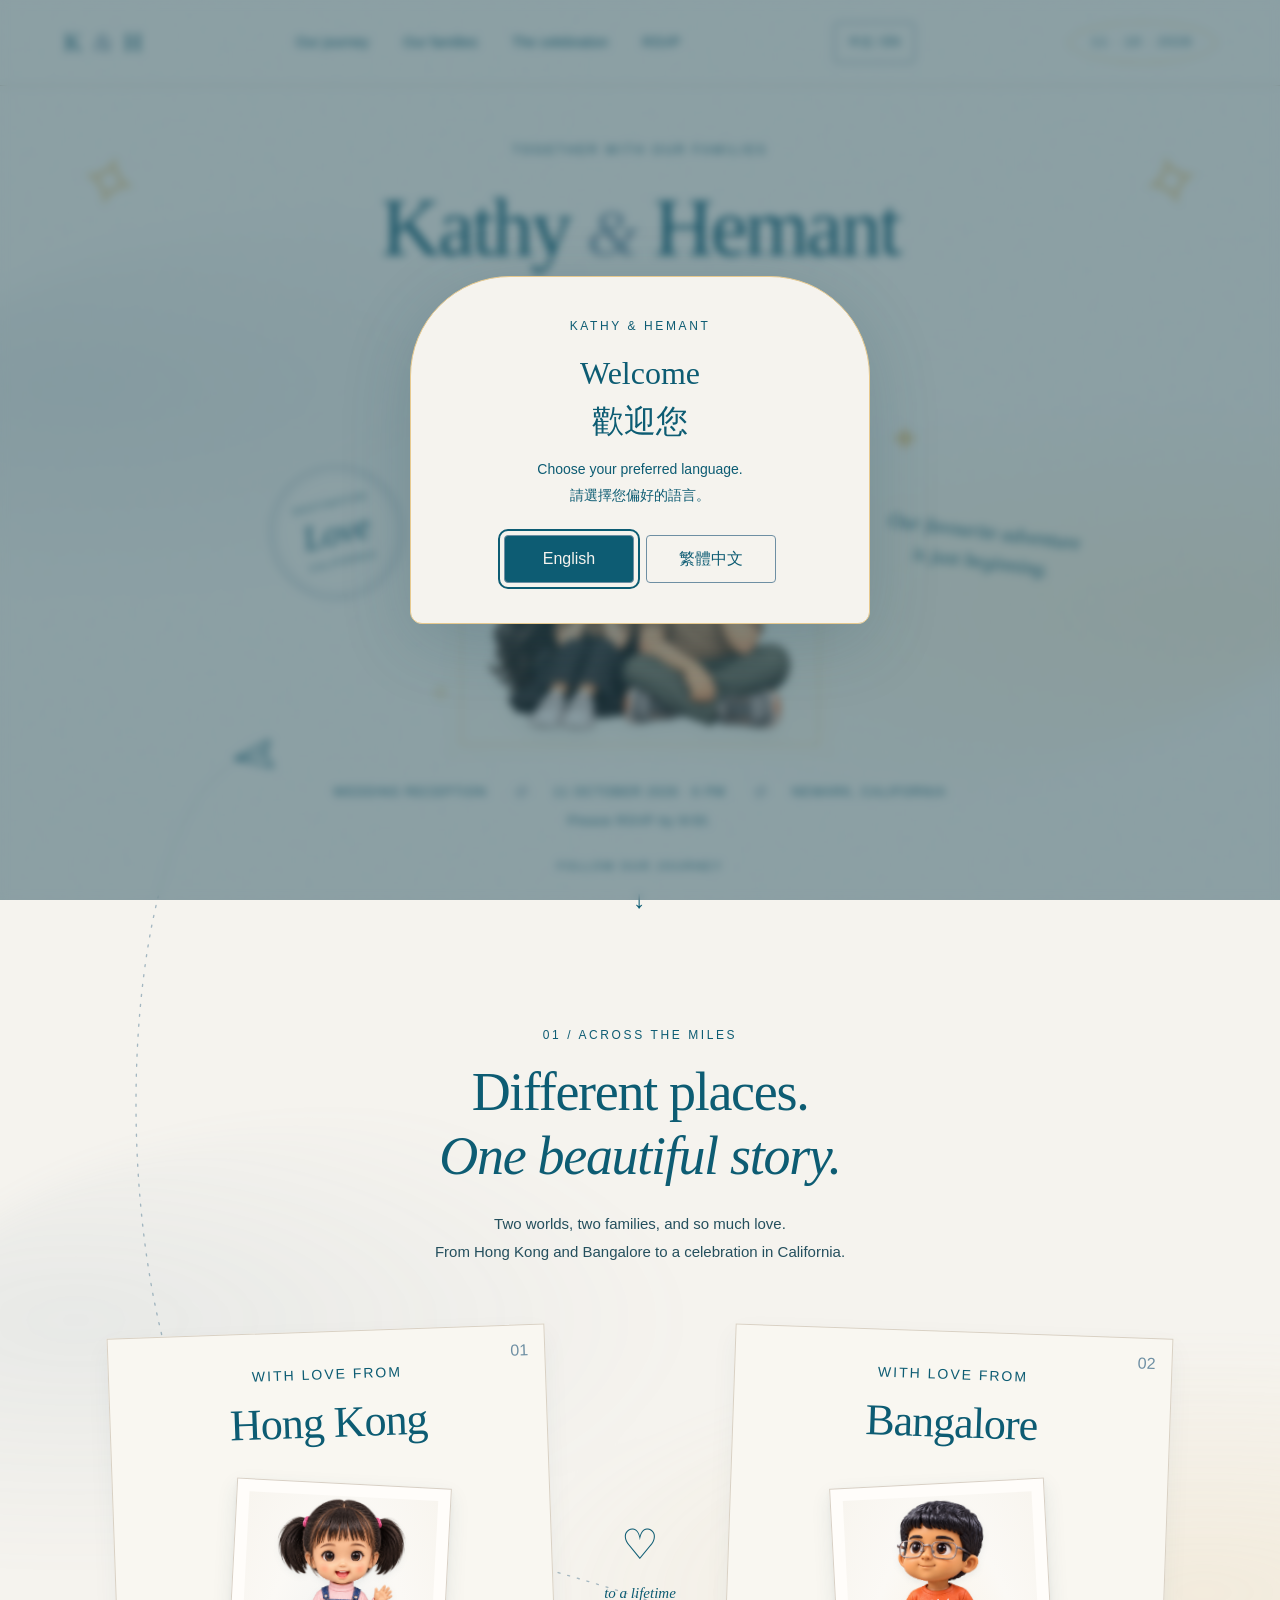
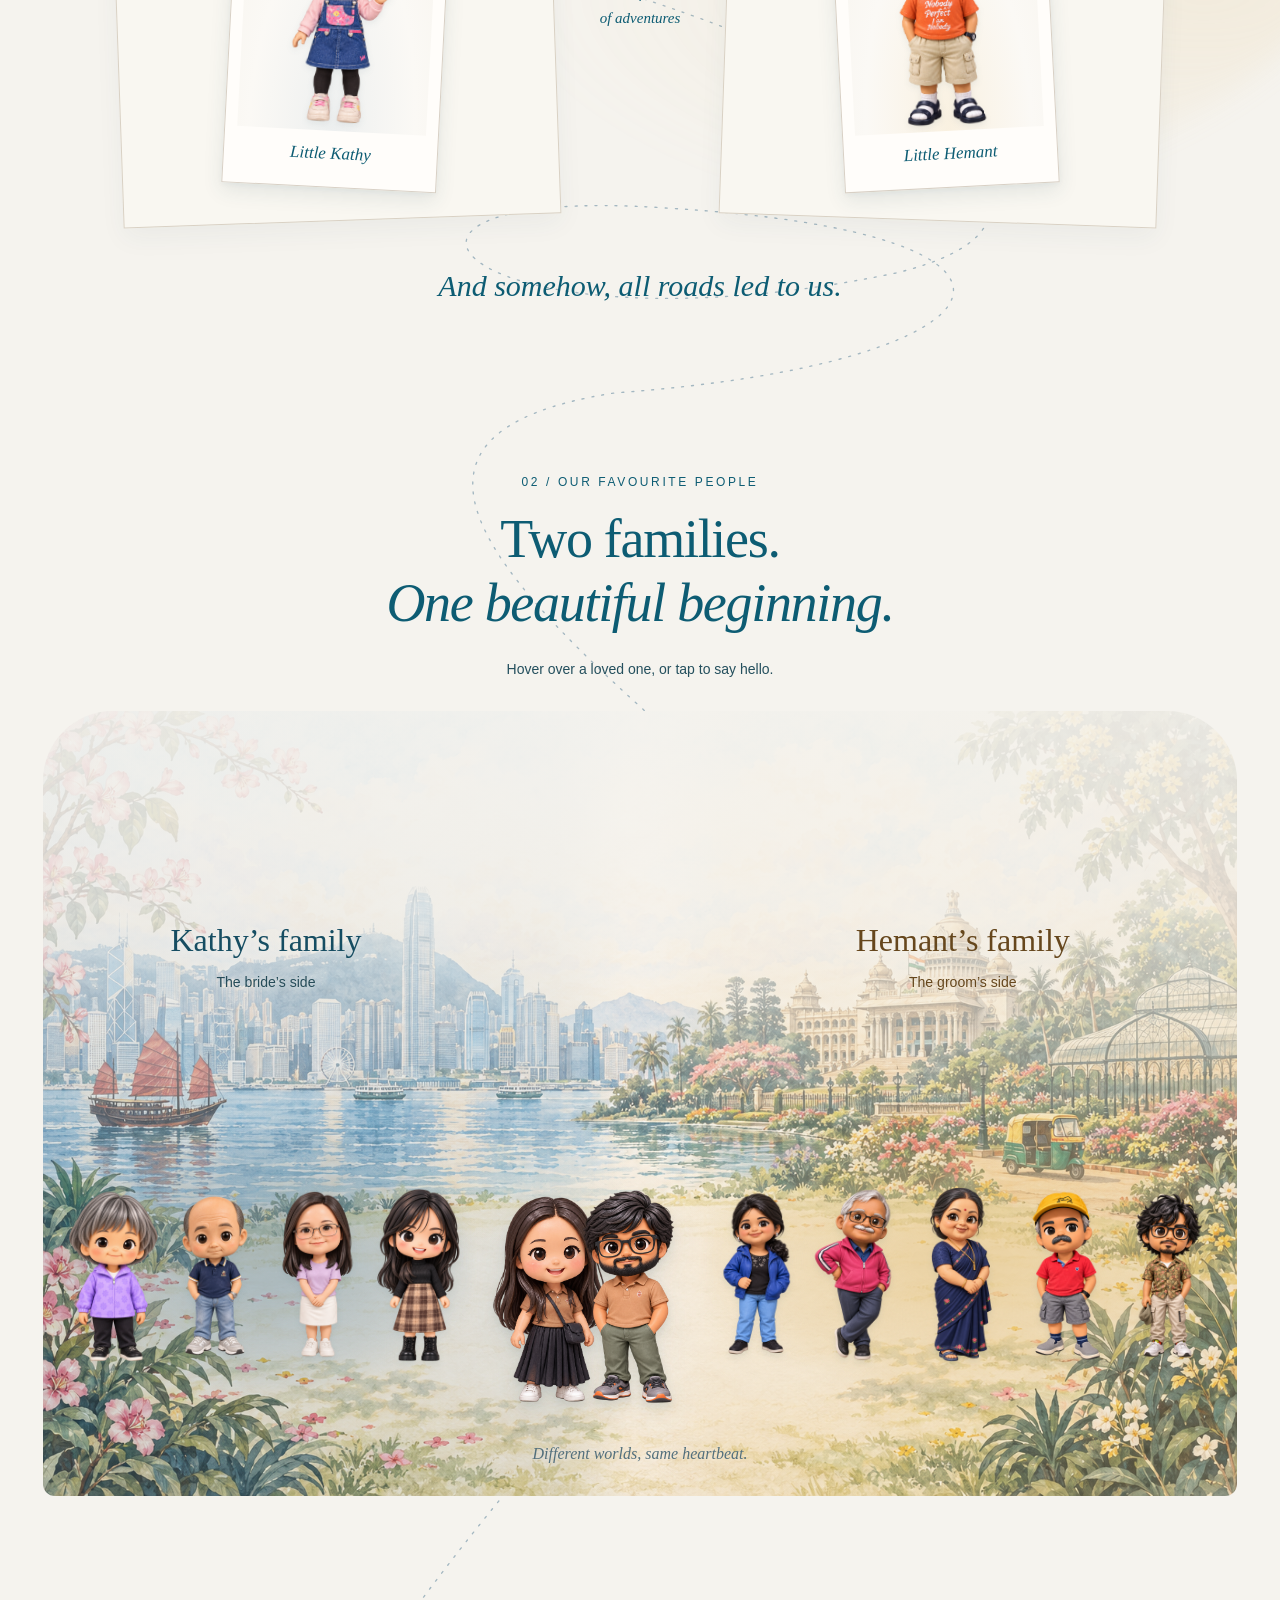
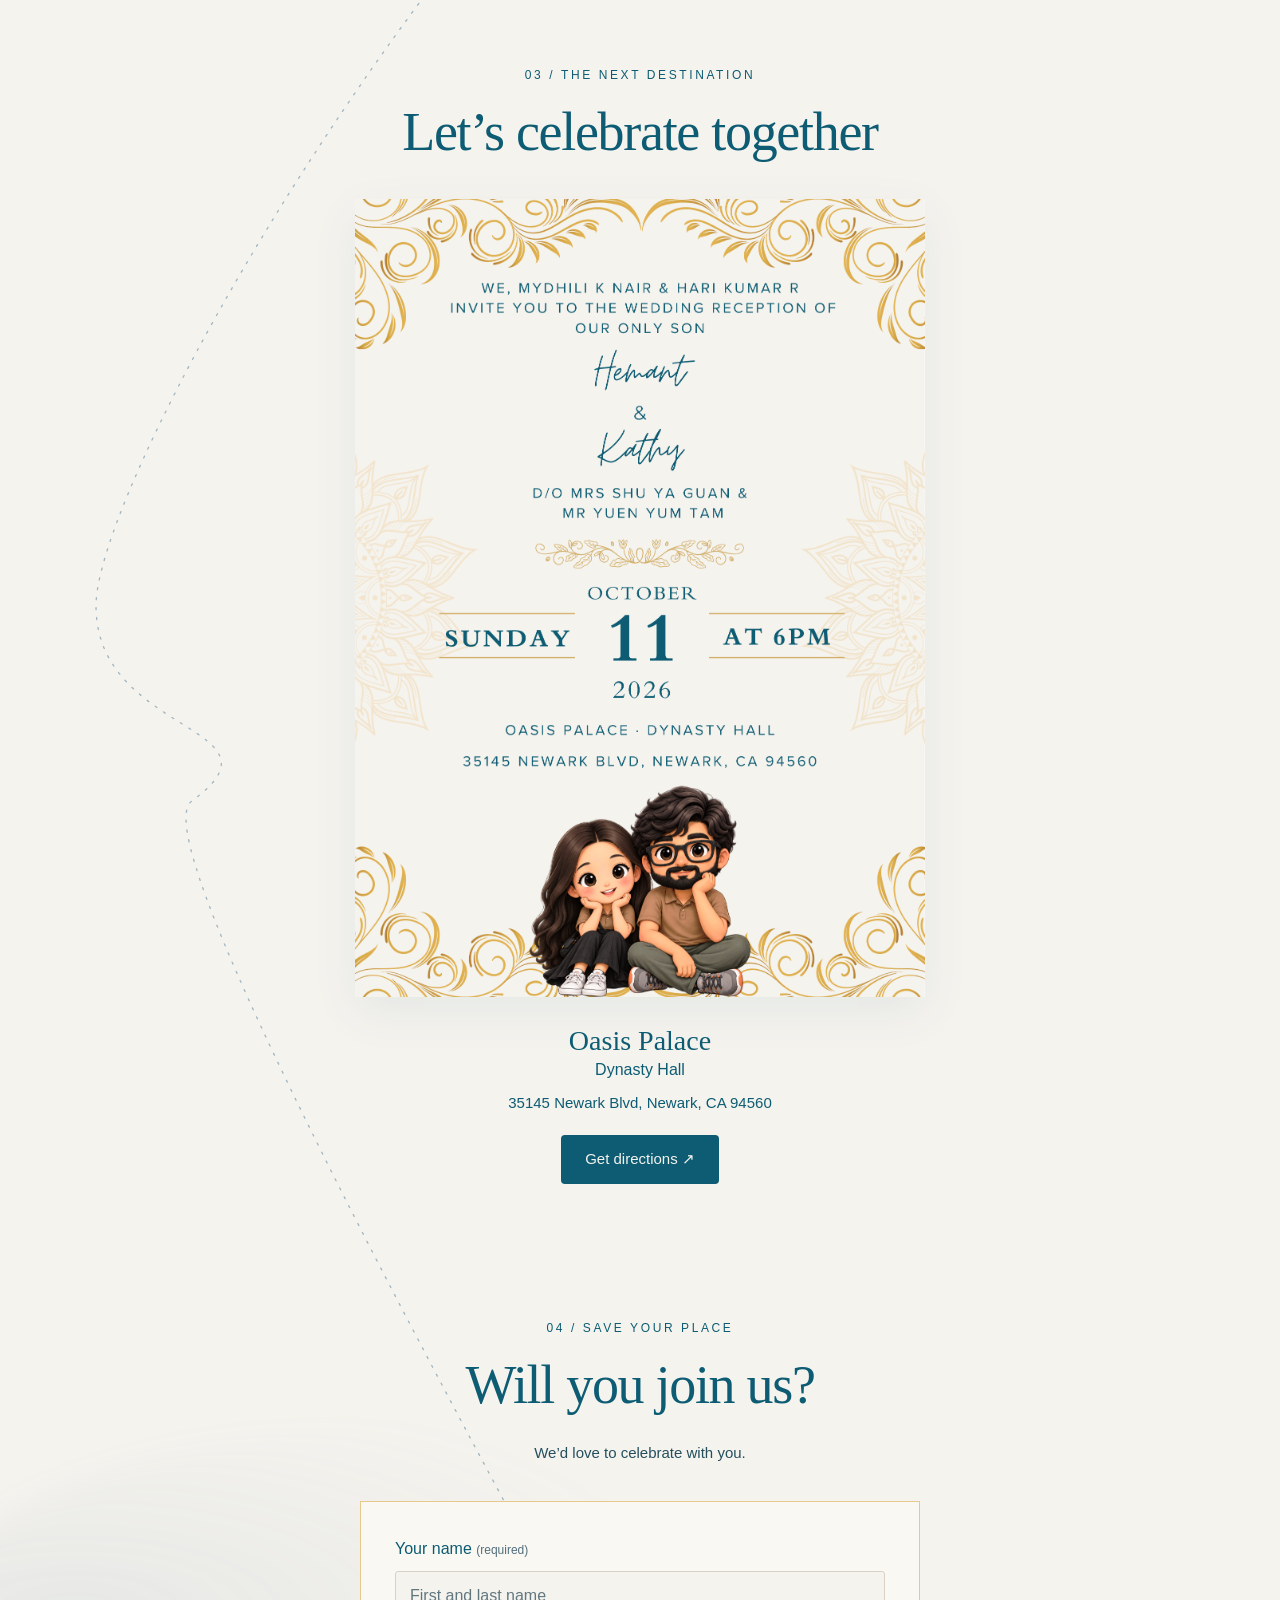
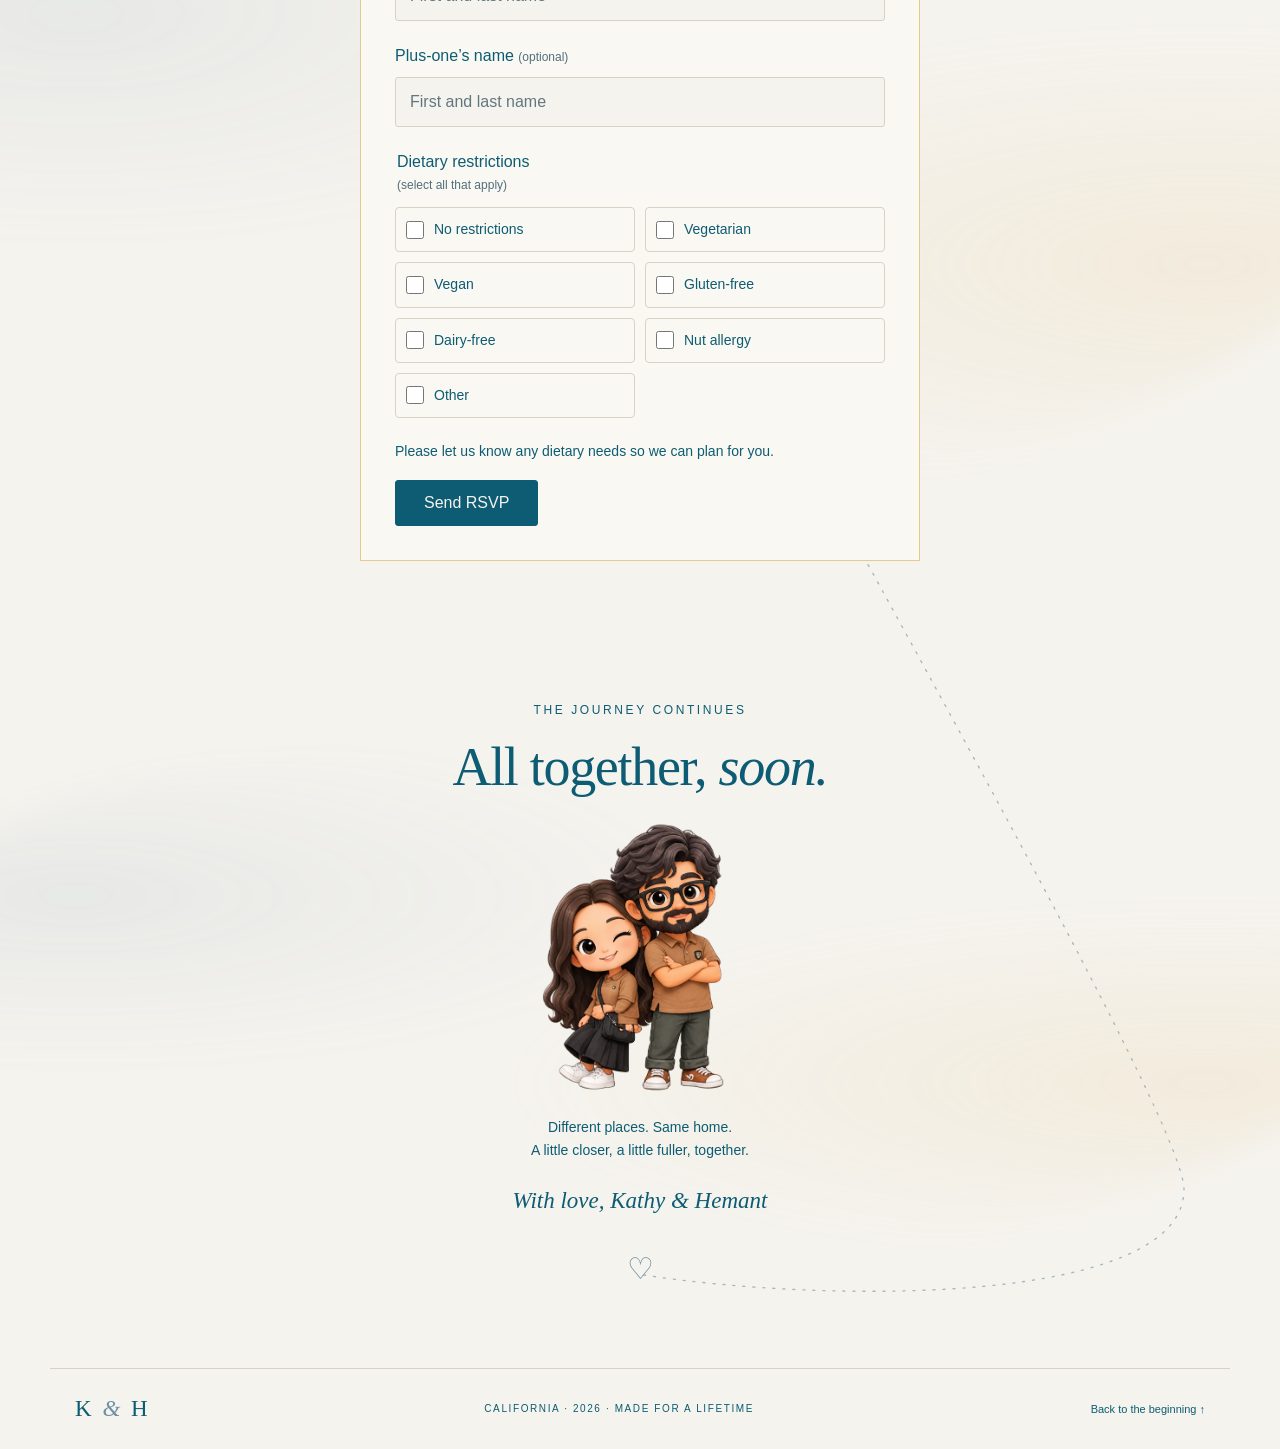
<file: index.html>
<!doctype html>
<html lang="en">
<head>
  <meta charset="utf-8">
  <meta name="viewport" content="width=device-width, initial-scale=1">
  <meta name="theme-color" content="#f5f3ee">
  <meta name="description" content="Join Kathy and Hemant for a wedding reception in Newark, California. Two families, a beautiful journey, and a new chapter together.">
  <title>Kathy & Hemant · A beautiful journey</title>

  <link rel="icon" href="data:image/svg+xml,%3Csvg xmlns='http://www.w3.org/2000/svg' viewBox='0 0 64 64'%3E%3Crect width='64' height='64' rx='32' fill='%230d5c73'/%3E%3Ctext x='32' y='43' text-anchor='middle' font-size='38' fill='%23e7c98e'%3E%26%3C/text%3E%3C/svg%3E">
  <link rel="stylesheet" href="style.css">
  <script src="language.js?v=20260927-2" defer></script>
  <script src="script.js?v=20260927-2" defer></script>
</head>

<body>
  <dialog id="language-dialog" aria-labelledby="language-title" aria-describedby="language-description">
    <p class="eyebrow">Kathy <span aria-hidden="true">&</span> Hemant</p>
    <h2 id="language-title">Welcome <span lang="zh-Hant">歡迎您</span></h2>
    <p id="language-description">Choose your preferred language.<br><span lang="zh-Hant">請選擇您偏好的語言。</span></p>
    <div class="language-options">
      <button type="button" data-language="en" lang="en">English</button>
      <button type="button" data-language="zh-Hant" lang="zh-Hant">繁體中文</button>
    </div>
  </dialog>
  <a class="skip-link" href="#story">Skip to our story</a>

  <header class="site-header">
    <a class="monogram" href="#home" aria-label="Kathy and Hemant, home">
      K <span>&</span> H
    </a>

    <nav aria-label="Main navigation">
      <a href="#story">Our journey</a>
      <a href="#families">Our families</a>
      <a href="#celebration">The celebration</a>
      <a href="#rsvp">RSVP</a>
    </nav>

    <button id="language-toggle" type="button" aria-haspopup="dialog" aria-controls="language-dialog" hidden>中文 / EN</button>

    <a class="header-date" href="#celebration">11 · 10 · 2026</a>
  </header>

  <main id="home">

    <!-- Flight path -->
    <div class="flight-layer" aria-hidden="true">
      <svg id="flight-svg" xmlns="http://www.w3.org/2000/svg">
        <path id="flight-path"></path>
        <g id="paper-plane">
          <path
            d="M 21,0 -15,-13 -9,0 -15,13 Z"
            fill="#f5f3ee"
            stroke="#0d5c73"
            stroke-width="1.6"
          ></path>
          <path
            d="M21,0 -9,0 -15,13 M-9,0 -5,6"
            fill="none"
            stroke="#0d5c73"
            stroke-width="1.3"
          ></path>
        </g>
      </svg>
    </div>

    <!-- Hero -->
    <section class="hero" aria-labelledby="hero-title">
      <div class="corner corner-left" aria-hidden="true">✧</div>
      <div class="corner corner-right" aria-hidden="true">✧</div>

      <p class="eyebrow">Together with our families</p>

      <h1 id="hero-title">
        Kathy <span>&</span> Hemant
      </h1>

      <p class="hero-subtitle">
        A world of stories. A lifetime together.
      </p>

      <div class="hero-art">
        <div class="arch" aria-hidden="true">
          <span>THE NEXT CHAPTER</span>
        </div>

        <div class="travel-stamp" aria-hidden="true">
          <span>DESTINATION</span>
          <strong>Love</strong>
          <span>CALIFORNIA</span>
        </div>

        <img
          class="couple"
          src="assets/couple-seated.png"
          width="1280"
          height="1280"
          alt="Kathy and Hemant as a smiling seated chibi couple"
          fetchpriority="high"
        >

        <p class="handwritten hero-note">
          Our favourite adventure<br>
          is just beginning.
        </p>

        <span class="sparkle sparkle-one" aria-hidden="true">✦</span>
        <span class="sparkle sparkle-two" aria-hidden="true">✧</span>
      </div>

      <div class="hero-details">
        <span>Wedding reception</span>
        <i aria-hidden="true">✧</i>
        <time datetime="2026-10-11T18:00:00-07:00">
          11 October 2026 · 6 PM
        </time>
        <i aria-hidden="true">✧</i>
        <span>Newark, California</span>
      </div>

      <p class="hero-rsvp">Please RSVP by 9/30.</p>

      <a class="scroll-cue" href="#story">
        Follow our journey
        <span aria-hidden="true">↓</span>
      </a>
    </section>

    <!-- Story -->
    <section class="story section" id="story" aria-labelledby="story-title">
      <div class="section-heading">
        <p class="eyebrow">01 / Across the miles</p>

        <h2 id="story-title">
          Different places.<br>
          <em>One beautiful story.</em>
        </h2>

        <p>
          Two worlds, two families, and so much love.<br>
          From Hong Kong and Bangalore to a celebration in California.
        </p>
      </div>

      <div class="destination-grid">

        <!-- Hong Kong -->
        <article class="postcard hong-kong">
          <span class="postcard-number">01</span>

          <div class="postcard-copy">
            <p class="eyebrow">With love from</p>
            <h3>Hong Kong</h3>
            <!-- <p>Kathy’s side of the story</p> -->
          </div>

          <figure class="mini-polaroid">
            <div class="mini-polaroid-photo">
              <img
                src="assets/child-kathy.png"
                alt="Little Kathy"
                loading="lazy"
              >
            </div>

            <figcaption>Little Kathy</figcaption>
          </figure>
        </article>

        <!-- Center heart -->
        <div class="journey-heart" aria-hidden="true">
          ♡
          <span>
            to a lifetime<br>
            of adventures
          </span>
        </div>

        <!-- Bangalore -->
        <article class="postcard bangalore">
          <span class="postcard-number">02</span>

          <div class="postcard-copy">
            <p class="eyebrow">With love from</p>
            <h3>Bangalore</h3>
            <!-- <p>Hemant’s side of the story</p> -->
          </div>

          <figure class="mini-polaroid">
            <div class="mini-polaroid-photo"><img src="assets/child-hemant.png" alt="Little Hemant" loading="lazy"></div>

            <figcaption>Little Hemant</figcaption>
          </figure>
        </article>

      </div>

      <p class="handwritten story-note">
        And somehow, all roads led to us.
      </p>
    </section>

    <!-- Families -->
    <section class="families section" id="families" aria-labelledby="families-title">
      <div class="section-heading">
        <p class="eyebrow">02 / Our favourite people</p>

        <h2 id="families-title">
          Two families.<br>
          <em>One beautiful beginning.</em>
        </h2>
      </div>

      <p class="family-hint">
        Hover over a loved one, or tap to say hello.
      </p>

      <div class="family-scene">
        <div class="family-gathering" aria-label="Meet our loved ones">

          <!-- Kathy's family -->
          <div class="family-side kathy-side" aria-labelledby="kathy-family-title">
            <h3 id="kathy-family-title">Kathy’s family</h3>
            <p class="side-origin">The bride’s side</p>

            <div class="side-figures">

              <div class="family-figure">
                <button
                  class="figurine-button"
                  type="button"
                  aria-label="Grandma — Kathy’s grandmother"
                  aria-expanded="false"
                  aria-controls="person-0"
                >
                  <img
                    src="assets/families/grandma.png"
                    width="1024"
                    height="1536"
                    alt=""
                    loading="lazy"
                  >
                </button>

                <div class="person-label" id="person-0">
                  <strong>Grandma</strong>
                  <span>Kathy’s grandmother</span>
                </div>
              </div>

              <div class="family-figure">
                <button
                  class="figurine-button"
                  type="button"
                  aria-label="Yuen Yum — Kathy’s father"
                  aria-expanded="false"
                  aria-controls="person-1"
                >
                  <img
                    src="assets/families/Dad.png"
                    width="1024"
                    height="1536"
                    alt=""
                    loading="lazy"
                  >
                </button>

                <div class="person-label" id="person-1">
                  <strong>Yuen Yum</strong>
                  <span>Kathy’s father</span>
                </div>
              </div>

              <div class="family-figure">
                <button
                  class="figurine-button"
                  type="button"
                  aria-label="Shu Ya — Kathy’s mother"
                  aria-expanded="false"
                  aria-controls="person-2"
                >
                  <img
                    src="assets/families/kathy-mother.png"
                    width="1088"
                    height="1440"
                    alt=""
                    loading="lazy"
                  >
                </button>

                <div class="person-label" id="person-2">
                  <strong>Shu Ya</strong>
                  <span>Kathy’s mother</span>
                </div>
              </div>

              <div class="family-figure">
                <button
                  class="figurine-button"
                  type="button"
                  aria-label="Kylie — Kathy’s sister"
                  aria-expanded="false"
                  aria-controls="person-3"
                >
                  <img
                    src="assets/families/Kylie.png"
                    width="1024"
                    height="1536"
                    alt=""
                    loading="lazy"
                  >
                </button>

                <div class="person-label" id="person-3">
                  <strong>Kylie</strong>
                  <span>Kathy's sister</span>
                </div>
              </div>

            </div>
          </div>

          <!-- Kathy + Hemant -->
          <div class="united-couple" aria-label="Kathy and Hemant">

            <div class="family-figure">
              <button
                class="figurine-button"
                type="button"
                aria-label="Kathy — The bride"
                aria-expanded="false"
                aria-controls="person-kathy"
              >
                <img
                  src="assets/families/kathy-transparent.png"
                  width="1142"
                  height="1377"
                  alt=""
                  loading="lazy"
                >
              </button>

              <div class="person-label" id="person-kathy">
                <strong>Kathy</strong>
                <span>The bride</span>
              </div>
            </div>

            <div class="family-figure">
              <button
                class="figurine-button"
                type="button"
                aria-label="Hemant — The groom"
                aria-expanded="false"
                aria-controls="person-kanna"
              >
                <img
                  src="assets/families/kanna.png"
                  width="1024"
                  height="1536"
                  alt=""
                  loading="lazy"
                >
              </button>

              <div class="person-label" id="person-kanna">
                <strong>Hemant</strong>
                <span>The groom</span>
              </div>
            </div>

          </div>

          <!-- Hemant's family -->
          <div class="family-side hemant-side" aria-labelledby="hemant-family-title">
            <h3 id="hemant-family-title">Hemant’s family</h3>
            <p class="side-origin">The groom’s side</p>

            <div class="side-figures">

              <div class="family-figure">
                <button
                  class="figurine-button"
                  type="button"
                  aria-label="Mydhili K Nair — Hemant’s mother"
                  aria-expanded="false"
                  aria-controls="person-4"
                >
                  <img
                    src="assets/families/Amma.png"
                    width="1024"
                    height="1536"
                    alt=""
                    loading="lazy"
                  >
                </button>

                <div class="person-label" id="person-4">
                  <strong>Mydhili K Nair</strong>
                  <span>Hemant’s mother</span>
                </div>
              </div>

              <div class="family-figure">
                <button
                  class="figurine-button"
                  type="button"
                  aria-label="Hari Kumar R — Hemant’s father"
                  aria-expanded="false"
                  aria-controls="person-5"
                >
                  <img
                    src="assets/families/Achen.png"
                    width="1024"
                    height="1536"
                    alt=""
                    loading="lazy"
                  >
                </button>

                <div class="person-label" id="person-5">
                  <strong>Hari Kumar R</strong>
                  <span>Hemant’s father</span>
                </div>
              </div>

              <div class="family-figure">
                <button
                  class="figurine-button"
                  type="button"
                  aria-label="Ammoma — Hemant’s grandmother"
                  aria-expanded="false"
                  aria-controls="person-6"
                >
                  <img
                    src="assets/families/Ammoma.png"
                    width="1024"
                    height="1536"
                    alt=""
                    loading="lazy"
                  >
                </button>

                <div class="person-label" id="person-6">
                  <strong>Ammoma</strong>
                  <span>Hemant’s grandmother</span>
                </div>
              </div>

              <div class="family-figure">
                <button
                  class="figurine-button"
                  type="button"
                  aria-label="Maman — Hemant's uncle"
                  aria-expanded="false"
                  aria-controls="person-7"
                >
                  <img
                    src="assets/families/Maman.png"
                    width="1024"
                    height="1536"
                    alt=""
                    loading="lazy"
                  >
                </button>

                <div class="person-label" id="person-7">
                  <strong>Maman</strong>
                  <span>Hemant's uncle</span>
                </div>
              </div>

              <div class="family-figure">
                <button
                  class="figurine-button"
                  type="button"
                  aria-label="Shashank — Hemant's cousin"
                  aria-expanded="false"
                  aria-controls="person-8"
                >
                  <img
                    src="assets/families/Shashank.png"
                    width="1024"
                    height="1536"
                    alt=""
                    loading="lazy"
                  >
                </button>

                <div class="person-label" id="person-8">
                  <strong>Shashank</strong>
                  <span>Hemant's cousin</span>
                </div>
              </div>

            </div>
          </div>

        </div>

        <p class="family-caption">
          Different worlds, same heartbeat.
        </p>
      </div>
    </section>

    <!-- Celebration -->
    <section class="celebration section" id="celebration" aria-labelledby="celebration-title">
      <div class="section-heading">
        <p class="eyebrow">03 / The next destination</p>
        <h2 id="celebration-title">Let’s celebrate together</h2>
      </div>

      <a
        class="actual-invite"
        href="assets/invitation-original.png"
        target="_blank"
        rel="noopener"
        aria-label="Open the original reception invitation at full size"
      >
        <img
          src="assets/invitation-original.png"
          width="1014"
          height="1394"
          loading="lazy"
          alt="Mydhili K Nair and Hari Kumar R invite you to the wedding reception of Hemant and Kathy, daughter of Shu Ya Guan and Yuen Yum Tam. Sunday, October 11, 2026 at 6 PM. Oasis Palace, 35145 Newark Blvd, Newark, CA 94560."
        >
      </a>

      <div class="venue-directions"><p>Oasis Palace</p><p3>Dynasty Hall</p3><address>35145 Newark Blvd, Newark, CA 94560</address><a class="directions-link" href="https://www.google.com/maps/dir/?api=1&amp;destination=35145%20Newark%20Blvd%2C%20Newark%2C%20CA%2094560" target="_blank" rel="noopener">Get directions <span aria-hidden="true">↗</span></a></div>
    </section>

    <!-- RSVP -->
    <section class="rsvp section" id="rsvp" aria-labelledby="rsvp-title">
      <div class="section-heading">
        <p class="eyebrow">04 / Save your place</p>
        <h2 id="rsvp-title">Will you join us?</h2>
        <p>We’d love to celebrate with you.</p>
      </div>

      <form
        id="rsvp-form"
        class="rsvp-form"
        data-endpoint="https://script.google.com/macros/s/AKfycbwOj_QfJHEsG8NvY-ha0X4hJgCRKb0ETY9zb535lwavJ-2t9sjdqPK8eI80eXzeBFTVhQ/exec"
        aria-describedby="rsvp-status"
      >

        <label for="guest-name">
          Your name <span>(required)</span>
        </label>

        <input
          id="guest-name"
          name="name"
          autocomplete="name"
          required
          maxlength="120"
          placeholder="First and last name"
        >

        <label for="plus-one">
          Plus-one’s name <span>(optional)</span>
        </label>

        <input
          id="plus-one"
          name="plus_one"
          maxlength="120"
          placeholder="First and last name"
        >

        <fieldset class="diet-options">
          <legend>
            Dietary restrictions
            <span>(select all that apply)</span>
          </legend>

          <label>
            <input type="checkbox" name="dietary_restrictions" value="No restrictions">
            <span>No restrictions</span>
          </label>

          <label>
            <input type="checkbox" name="dietary_restrictions" value="Vegetarian">
            <span>Vegetarian</span>
          </label>

          <label>
            <input type="checkbox" name="dietary_restrictions" value="Vegan">
            <span>Vegan</span>
          </label>

          <label>
            <input type="checkbox" name="dietary_restrictions" value="Gluten-free">
            <span>Gluten-free</span>
          </label>

          <label>
            <input type="checkbox" name="dietary_restrictions" value="Dairy-free">
            <span>Dairy-free</span>
          </label>

          <label>
            <input type="checkbox" name="dietary_restrictions" value="Nut allergy">
            <span>Nut allergy</span>
          </label>

          <label>
            <input type="checkbox" name="dietary_restrictions" value="Other">
            <span>Other</span>
          </label>
        </fieldset>

        <div id="diet-other-wrap" hidden>
          <label for="diet-other">Other dietary needs</label>

          <textarea
            id="diet-other"
            name="dietary_other"
            rows="3"
            maxlength="2000"
            disabled
            placeholder="Tell us about allergies or other needs, and who they apply to."
          ></textarea>
        </div>

        <p
          class="rsvp-status"
          id="rsvp-status"
          role="status"
          aria-live="polite"
        >
          RSVP registration is not open yet. Please check back soon.
        </p>

        <button class="rsvp-submit" type="submit" disabled>
          RSVP opens soon
        </button>

        <noscript>
          <p>Please enable JavaScript to send your RSVP.</p>
        </noscript>
      </form>
    </section>

    <!-- Closing -->
    <section class="closing section" aria-labelledby="closing-title">
      <p class="eyebrow">The journey continues</p>

      <h2 id="closing-title">
        All together, <em>soon.</em>
      </h2>

      <img
        src="assets/couple-closing.png"
        width="1280"
        height="1280"
        alt="Kathy and Hemant standing together"
        loading="lazy"
      >

      <p>
        Different places. Same home.<br>
        A little closer, a little fuller, together.
      </p>

      <p class="handwritten">
        With love, Kathy & Hemant
      </p>

      <span class="closing-heart" aria-hidden="true">♡</span>
    </section>

  </main>

  <footer>
    <a href="#home">K <span>&</span> H</a>
    <p>California · 2026 · Made for a lifetime</p>
    <a href="#home" class="back-top">Back to the beginning ↑</a>
  </footer>
</body>
</html>
</file>
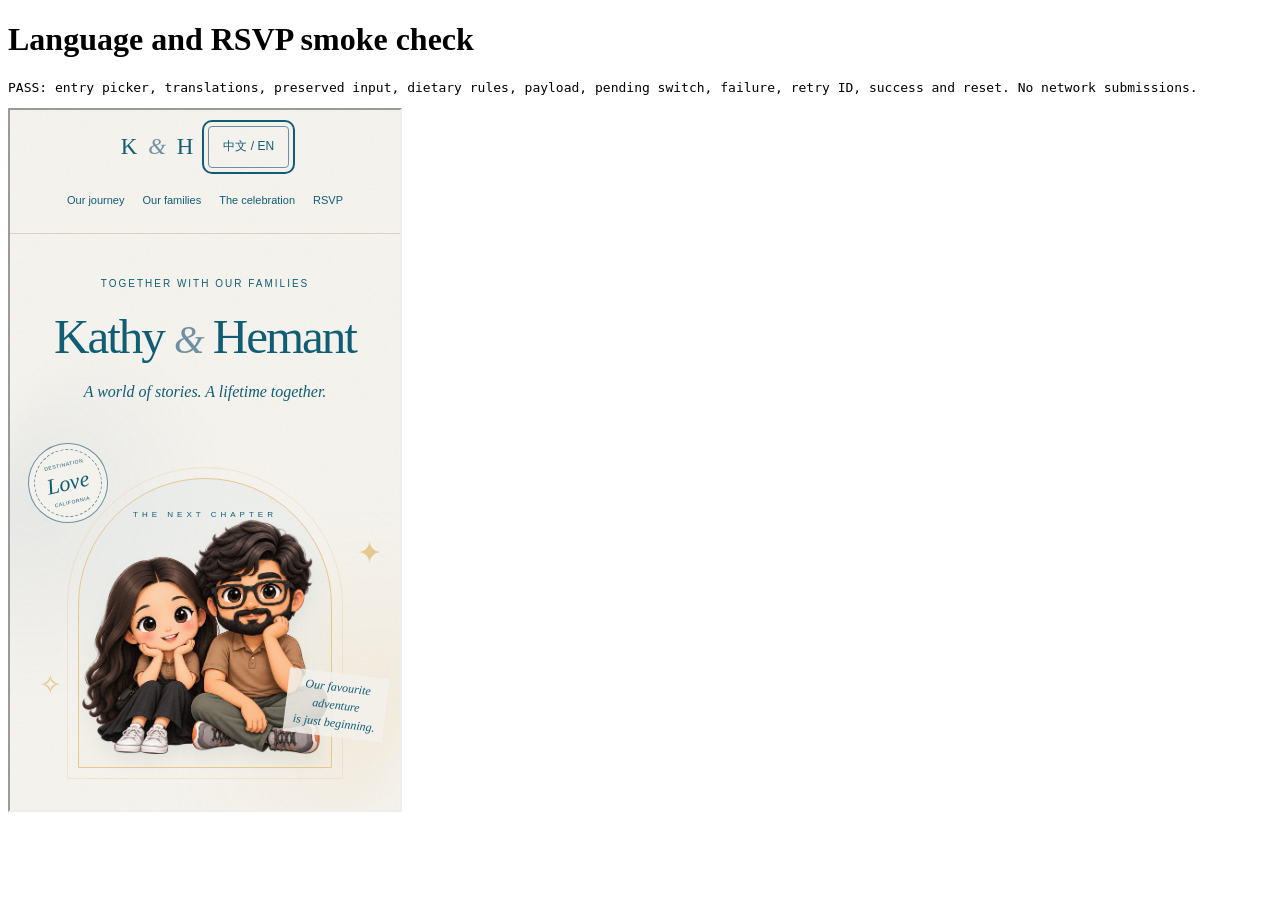
<file: tests/language.html>
<!doctype html>
<html lang="en"><meta charset="utf-8"><title>Language and RSVP smoke check</title>
<h1>Language and RSVP smoke check</h1><pre id="result">Running…</pre>
<iframe src="../index.html" title="Reception test page" style="width:390px;height:700px"></iframe>
<script>
// Run via a local HTTP server. All submissions are intercepted; nothing is sent to Google.
document.querySelector('iframe').addEventListener('load', async event => {
  const win = event.target.contentWindow, doc = win.document;
  const check = (condition, message) => { if (!condition) throw new Error(message); };
  const choose = language => doc.querySelector(`[data-language="${language}"]`).click();
  const tick = () => new Promise(resolve => setTimeout(resolve, 0));
  const form = doc.querySelector('form'), button = form.querySelector('[type="submit"]');
  let request, finish;
  win.fetch = async (url, options) => {
    request = Object.fromEntries(options.body);
    return new Promise(resolve => { finish = ok => resolve({ok: true, json: async () => ({ok, id: request.submissionId})}); });
  };
  try {
    check(doc.querySelector('dialog').open, 'Entry picker missing');
    choose('zh-Hant');
    check(doc.documentElement.lang === 'zh-Hant' && !doc.querySelector('dialog').open, 'Chinese selection failed');
    check(button.textContent === '送出回覆', 'Chinese RSVP label missing');
    check(doc.querySelector('#rsvp-status').textContent === '請告訴我們您的飲食需求，讓我們為您妥善安排。', 'Chinese dietary hint missing');
    const invitation = doc.querySelector('.actual-invite');
    check(invitation.getAttribute('href') === 'assets/invitation-chinese.png' && invitation.querySelector('img').getAttribute('src') === 'assets/invitation-chinese.png', 'Chinese invitation did not switch');
    const name = doc.querySelector('#guest-name'), other = doc.querySelector('#diet-other');
    name.value = '測試賓客'; doc.querySelector('#plus-one').value = 'Test Guest';
    doc.querySelector('[value="Other"]').click();
    check(other.required && !other.disabled && !other.parentElement.hidden, 'Other dietary requirements failed');
    other.value = '測試飲食需求';
    doc.querySelector('[value="No restrictions"]').click();
    check(other.disabled && !doc.querySelector('[value="Other"]').checked, 'Exclusive option failed');
    doc.querySelector('[value="Other"]').click();
    doc.querySelector('[value="Vegetarian"]').click();
    check(!doc.querySelector('[value="No restrictions"]').checked, 'No restrictions was not cleared');
    doc.querySelector('#language-toggle').click(); choose('en');
    check(name.value === '測試賓客' && other.value === '測試飲食需求', 'Language switch lost input');
    check(invitation.getAttribute('href') === 'assets/invitation-original.png' && invitation.querySelector('img').getAttribute('src') === 'assets/invitation-original.png', 'English invitation did not restore');
    form.requestSubmit();
    check(button.disabled && button.textContent === 'Sending…', 'Sending state failed');
    check(request.destination === 'US-Indian' && request.guestName === '測試賓客' && request.plusOneName === 'Test Guest', 'Payload changed');
    check(request.dietaryRestrictions === 'Vegetarian, Other' && request.dietaryOther === '測試飲食需求', 'Dietary values changed');
    const firstId = request.submissionId;
    doc.querySelector('#language-toggle').click(); choose('zh-Hant');
    check(button.textContent === '傳送中…' && button.disabled, 'Switch while sending failed');
    finish(false); await tick();
    check(!button.disabled && button.textContent === '再次嘗試' && name.value === '測試賓客', 'Failure recovery failed');
    form.requestSubmit(); check(request.submissionId === firstId, 'Retry ID changed');
    finish(true); await tick(); await tick();
    check(button.textContent === '回覆已送出' && button.disabled && name.value === '', 'Success state failed');
    check(other.disabled && other.parentElement.hidden, 'Dietary reset failed');
    doc.querySelector('#language-toggle').click(); choose('en');
    check(button.textContent === 'RSVP sent' && doc.querySelector('#rsvp-status').textContent.startsWith('Your RSVP has been received.'), 'Success state lost on language change');
    check(doc.querySelector('#story-title').textContent.includes('One beautiful story.'), 'English restoration failed');
    document.querySelector('#result').textContent = 'PASS: entry picker, translations, preserved input, dietary rules, payload, pending switch, failure, retry ID, success and reset. No network submissions.';
  } catch (error) { document.querySelector('#result').textContent = 'FAIL: ' + error.message; }
});
</script></html>
</file>
<file: style.css>
/* =========================================================
   KATHY & HEMANT WEDDING WEBSITE
   Blue Ivory + Antique Gold
   ========================================================= */

:root {
  --ivory: #f5f3ee;
  --blue: #0d5c73;
  --dusty: #6e8fa3;
  --gold: #e7c98e;
  --sand: #d9d1c4;
  --ink: #244f5d;

  --serif: Georgia, "Times New Roman", serif;
  --sans: "Avenir Next", Avenir, "Segoe UI", sans-serif;
}


/* =========================================================
   GLOBAL
   ========================================================= */

* {
  box-sizing: border-box;
}

html {
  scroll-behavior: smooth;
  scroll-padding-top: 100px;
}

body {
  margin: 0;

  background: var(--ivory);
  color: var(--blue);

  font-family: var(--sans);
  font-size: 16px;
  line-height: 1.65;
}


/* subtle paper grain */

body::before {
  content: "";

  position: fixed;
  inset: 0;

  pointer-events: none;

  z-index: 8;

  opacity: 0.18;

  background-image:
    url("data:image/svg+xml,%3Csvg viewBox='0 0 160 160' xmlns='http://www.w3.org/2000/svg'%3E%3Cfilter id='n'%3E%3CfeTurbulence type='fractalNoise' baseFrequency='.8' numOctaves='3' stitchTiles='stitch'/%3E%3C/filter%3E%3Crect width='100%25' height='100%25' opacity='.22' filter='url(%23n)'/%3E%3C/svg%3E");
}


a {
  color: inherit;
  text-decoration: none;
}

a:hover {
  color: #367d92;
}

a:focus-visible {
  outline: 2px solid var(--blue);
  outline-offset: 6px;
}


p,
h1,
h2,
h3,
figure {
  margin: 0;
}


img {
  display: block;

  max-width: 100%;

  height: auto;
}


section {
  position: relative;
}


/* =========================================================
   ACCESSIBILITY
   ========================================================= */

.skip-link {
  position: fixed;

  top: -100px;
  left: 20px;

  z-index: 30;

  padding: 12px;

  background: var(--ivory);
}

.skip-link:focus {
  top: 10px;
}


/* =========================================================
   HEADER
   ========================================================= */

.site-header {
  max-width: 1320px;
  min-height: 86px;

  margin: auto;

  padding: 18px 5%;

  display: flex;

  align-items: center;
  justify-content: space-between;

  gap: 24px;

  border-bottom: 1px solid var(--sand);

  position: relative;

  z-index: 5;
}


.monogram {
  font-family: var(--serif);

  font-size: 25px;

  white-space: nowrap;
}


.monogram span,
footer > a span {
  color: var(--dusty);

  font-style: italic;

  margin: 0 5px;
}


nav {
  display: flex;

  gap: 34px;

  font-size: 14px;
}


nav a {
  padding: 8px 0;
}


.header-date {
  padding: 10px 22px;

  border: 1px solid var(--gold);

  border-radius: 100%;

  font-size: 12px;

  letter-spacing: 2px;
}


/* =========================================================
   MAIN / FLIGHT PATH
   ========================================================= */

main {
  position: relative;

  overflow: hidden;
}


.flight-layer {
  position: absolute;

  inset: 0;

  pointer-events: none;

  z-index: 2;

  overflow: hidden;
}


#flight-svg {
  width: 100%;
  height: 100%;

  overflow: visible;
}


#flight-path {
  fill: none;

  stroke: var(--dusty);

  stroke-width: 1.35;

  stroke-dasharray: 2 8;

  stroke-linecap: round;

  opacity: 0.6;
}


#paper-plane {
  filter:
    drop-shadow(
      0 3px 2px #0d5c7318
    );
}


/* =========================================================
   SHARED SECTION STYLES
   ========================================================= */

.section {
  max-width: 1320px;

  margin: auto;

  padding: 85px 6%;
}


.section-heading {
  text-align: center;

  position: relative;

  z-index: 3;
}


.eyebrow {
  text-transform: uppercase;

  letter-spacing: 2.6px;

  font-size: 12px;

  font-weight: 500;
}


.section-heading h2,
.closing h2 {
  margin: 14px 0 21px;

  font:
    400
    clamp(36px, 4.3vw, 54px) / 1.2
    var(--serif);

  letter-spacing: -1.3px;
}


.section-heading h2 em,
.closing h2 em {
  font-weight: 400;
}


.section-heading > p:last-child:not(.eyebrow) {
  color: var(--ink);

  font-size: 15px;

  line-height: 1.85;
}


.handwritten {
  font-family: var(--serif);

  font-style: italic;

  font-size: 23px;

  line-height: 1.5;
}


/* =========================================================
   HERO
   ========================================================= */

.hero {
  min-height: 780px;

  padding: 55px 24px 36px;

  text-align: center;
}


.hero h1 {
  margin: 17px 0 12px;

  font-family: var(--serif);

  font-size:
    clamp(
      46px,
      6.5vw,
      84px
    );

  font-weight: 400;

  line-height: 1.2;

  letter-spacing: -3px;
}


.hero h1 span {
  color: var(--dusty);

  font-size: 0.8em;

  font-style: italic;
}


.hero-subtitle {
  font-family: var(--serif);

  font-size: 20px;

  font-style: italic;
}


.hero-art {
  position: relative;

  width:
    min(
      880px,
      100%
    );

  height: 405px;

  margin: 18px auto 16px;
}


.arch {
  position: absolute;

  width: 360px;
  height: 350px;

  left: 50%;
  bottom: 0;

  transform: translateX(-50%);

  border: 1px solid var(--gold);

  border-radius: 180px 180px 0 0;

  outline: 1px solid #e7c98e55;

  outline-offset: 10px;

  background:
    linear-gradient(
      180deg,
      #e4eaeb80,
      #e7c98e0c
    );
}


.arch span {
  position: absolute;

  top: 29px;
  left: 0;
  right: 0;

  font-size: 10px;

  letter-spacing: 4px;
}


.couple {
  position: absolute;

  width: 355px;

  bottom: -12px;
  left: 50%;

  transform: translateX(-50%);

  filter:
    drop-shadow(
      0 10px 8px #244f5d12
    );
}


.travel-stamp {
  position: absolute;

  width: 133px;
  height: 133px;

  left: 8%;
  top: 125px;

  display: flex;

  flex-direction: column;

  justify-content: center;

  transform: rotate(-13deg);

  border: 1px solid var(--dusty);

  border-radius: 50%;

  outline: 1px dashed var(--dusty);

  outline-offset: -7px;

  background: var(--ivory);
}


.travel-stamp span {
  font-size: 9px;

  letter-spacing: 1.5px;
}


.travel-stamp strong {
  margin: 2px;

  font:
    italic
    35px
    var(--serif);

  font-weight: 400;
}


.hero-note {
  position: absolute;

  right: 0;
  top: 175px;

  transform: rotate(7deg);

  font-size: 20px;
}


.sparkle {
  position: absolute;

  color: var(--gold);

  font-size: 40px;
}


.sparkle-one {
  right: 18%;

  top: 65px;
}


.sparkle-two {
  left: 26%;

  bottom: 30px;

  font-size: 27px;
}


.corner {
  position: absolute;

  top: 35px;

  color: var(--gold);

  font-size: 75px;
}


.corner-left {
  left: 6%;

  transform: rotate(15deg);
}


.corner-right {
  right: 6%;

  transform: rotate(-15deg);
}


.hero-details {
  display: flex;

  justify-content: center;

  align-items: center;

  gap: 23px;

  margin-top: 28px;

  font-size: 12px;

  letter-spacing: 1.3px;

  text-transform: uppercase;
}


.hero-details i {
  color: var(--dusty);

  font-size: 23px;
}


.hero-rsvp {
  font-size: 12px;
  letter-spacing: 1.3px;
}


.scroll-cue {
  display: inline-flex;

  flex-direction: column;

  align-items: center;

  margin-top: 26px;

  font-size: 11px;

  letter-spacing: 2px;

  text-transform: uppercase;
}


.scroll-cue span {
  margin-top: 3px;

  font-size: 25px;

  font-weight: 300;
}


/* =========================================================
   WATERCOLOR WASH
   ========================================================= */

.hero::after,
.story::before,
.rsvp::before,
.closing::before {
  content: "";

  position: absolute;

  inset: 15% -8%;

  pointer-events: none;

  z-index: -1;

  opacity: 0.55;

  background:
    radial-gradient(
      ellipse at 12% 28%,
      #6e8fa32e,
      transparent 34%
    ),
    radial-gradient(
      ellipse at 88% 65%,
      #e7c98e55,
      transparent 38%
    );

  filter: blur(15px);

  border-radius:
    42% 58% 64% 36%;
}


.hero,
.story,
.rsvp,
.closing {
  isolation: isolate;
}


/* =========================================================
   STORY
   ========================================================= */

.story {
  padding-top: 70px;

  padding-bottom: 100px;
}


/* =========================================================
   DESTINATION POSTCARDS
   ========================================================= */

.destination-grid {
  display: grid;

  grid-template-columns:
    minmax(0, 1fr)
    150px
    minmax(0, 1fr);

  align-items: center;

  gap: 36px;

  max-width: 1320px;

  margin: 65px auto 0;

  position: relative;

  z-index: 3;
}


/* =========================================================
   POSTCARD
   ========================================================= */

.postcard {
  position: relative;

  display: grid;

  grid-template-columns:
    minmax(0, 1fr)
    165px;

  align-items: center;

  gap: 28px;

  min-height: 330px;

  padding:
    40px
    32px
    38px
    44px;

  background: #f9f7f1;

  border:
    1px solid
    var(--sand);

  box-shadow:
    0 10px 26px
    rgba(36, 79, 93, 0.05);

  overflow: visible;
}


.hong-kong {
  transform: rotate(-2deg);
}


.bangalore {
  transform: rotate(2deg);
}


/* =========================================================
   POSTCARD TEXT
   ========================================================= */

.postcard-copy {
  position: relative;
  z-index: 2;

  min-width: 0;
  max-width: none;

  display: flex;
  flex-direction: column;
  justify-content: center;

  min-height: 190px;
}


.postcard .eyebrow {
  font-size: 14px;

  letter-spacing: 3.5px;
}


.postcard h3 {
  margin: 14px 0 10px;

  font:
    400
    clamp(40px, 3.4vw, 50px) / 1.05
    var(--serif);

  white-space: nowrap;
  letter-spacing: -1px;
}


.postcard p:last-of-type {
  font-size: 20px;

  line-height: 1.45;
}

.postcard-copy > p:last-child {
  min-height: 58px;
}


.postcard-number {
  position: absolute;

  top: 12px;
  right: 16px;

  z-index: 6;

  color: var(--dusty);

  font-size: 16px;
}


/* old postage stamp */

.postmark {
  display: none !important;
}


/* =========================================================
   POLAROID
   ========================================================= */

.mini-polaroid {
  position: relative;

  top: auto;
  right: auto;

  justify-self: end;

  width: 165px;

  margin: 0;

  padding:
    10px
    10px
    24px;

  z-index: 5;

  background: #fffdfa;

  border:
    1px solid
    #d8d0c5;

  box-shadow:
    0 8px 20px
      rgba(36, 79, 93, 0.10),
    0 2px 5px
      rgba(36, 79, 93, 0.04);

  text-align: center;

  transform-origin:
    center center;
}


/* scrapbook tilt */

.hong-kong .mini-polaroid {
  transform:
    rotate(5deg);
}


.bangalore .mini-polaroid {
  transform:
    rotate(-5deg);
}


/* actual photo area */

.mini-polaroid-photo {
  position: relative;

  width: 100%;

  height: 170px;

  display: flex;

  align-items: flex-end;

  justify-content: center;

  overflow: hidden;

  background:
    radial-gradient(
      ellipse at 50% 100%,
      rgba(110, 143, 163, 0.12),
      rgba(245, 243, 238, 0.4) 62%,
      #f8f5ef 100%
    );
}


/* warmer photo background for Bangalore */

.bangalore .mini-polaroid-photo {
  background:
    radial-gradient(
      ellipse at 50% 100%,
      rgba(231, 201, 142, 0.24),
      rgba(245, 243, 238, 0.4) 62%,
      #f8f5ef 100%
    );
}


/* figurine inside Polaroid */

.mini-polaroid-photo img {
  display: block;

  width: auto;

  height: 98%;

  max-width: 100%;

  object-fit: contain;

  object-position:
    center bottom;

  filter:
    drop-shadow(
      0 3px 3px
      rgba(36, 79, 93, 0.08)
    );
}


/* Polaroid caption */

.mini-polaroid figcaption {
  margin-top: 10px;

  color: var(--blue);

  font:
    italic
    18px/1.25
    var(--serif);

  white-space: nowrap;
}


/* Hemant placeholder */

.mini-polaroid-placeholder {
  align-items: center;

  justify-content: center;
}


.mini-polaroid-placeholder span {
  color: #9a7135;

  font:
    italic
    62px
    var(--serif);
}


/* =========================================================
   HEART BETWEEN POSTCARDS
   ========================================================= */

.journey-heart {
  position: relative;

  z-index: 3;

  color: var(--blue);

  text-align: center;

  font:
    54px
    var(--serif);
}


.journey-heart span {
  display: block;

  margin-top: 12px;

  font-size: 18px;

  font-style: italic;

  line-height: 1.55;
}


.story-note {
  margin-top: 42px;

  text-align: center;

  font-size: 30px;
}


/* =========================================================
   FAMILIES
   ========================================================= */

.families {
  padding-top: 65px;
}


.family-hint {
  margin-top: 22px;

  color: var(--ink);

  text-align: center;

  font-size: 14px;
}


/* family background */

.family-scene {
  position: relative;

  margin:
    30px
    -3%
    0;

  padding:
    30px
    3%
    40px;

  border-radius:
    160px
    160px
    8px
    8px;

  background:
    var(--ivory)
    url("assets/family-worlds.png")
    center / 100% 100%
    no-repeat;

  isolation: isolate;
}


/* family grid */

.family-scene .family-gathering {
  --figure-height:
    clamp(
      85px,
      10.5vw,
      135px
    );

  display: grid;

  grid-template-columns:
    4fr
    2fr
    5fr;

  align-items: end;

  gap: 0;

  margin-top: 0;

  padding:
    195px
    0
    55px;

  max-width: none;

  border: 0;

  background: none;

  position: relative;

  z-index: 4;
}


/* =========================================================
   FAMILY SIDES
   ========================================================= */

.family-side {
  position: relative;

  padding:
    22px
    0
    55px;

  text-align: center;

  border-radius:
    40px
    35px
    25px
    45px;

  isolation: isolate;
}


/* Kathy watercolor */

.family-side::before {
  content: "";

  position: absolute;

  inset:
    70px
    -7px
    0;

  z-index: -1;

  opacity: 1;

  border-radius:
    38% 42% 28% 36%;

  background:
    radial-gradient(
      ellipse at 50% 58%,
      #6e8fa3b0 0%,
      #6e8fa365 45%,
      #6e8fa300 74%
    );

  filter: blur(7px);
}


/* Hemant watercolor */

.family-side.hemant-side::before {
  background:
    radial-gradient(
      ellipse at 50% 58%,
      #e7c98ee0 0%,
      #e7c98e88 45%,
      #e7c98e00 74%
    );
}


/* headings */

.family-side h3,
.side-origin {
  position: relative;

  z-index: 6;

  display: table;

  margin-left: auto;
  margin-right: auto;

  padding:
    4px
    12px;

  border-radius: 4px;

  background:
    #f5f3eee8;
}


.family-side h3 {
  margin-bottom: 0;

  font:
    25px
    var(--serif);
}


.family-side.hemant-side h3 {
  color: #725022;
}


.side-origin {
  margin-top: 0;

  margin-bottom: 35px;

  font-size: 13px;
}


/* =========================================================
   FAMILY FIGURES
   ========================================================= */

.side-figures {
  display: flex;

  align-items: flex-end;

  gap: 0;
}


.family-figure {
  position: relative;

  min-width: 0;
}


.family-scene .side-figures .family-figure {
  flex:
    1 1
    0;

  margin: 0;
}


.kathy-side.family-side .side-figures {
  padding-left: 6px;
}


.hemant-side.family-side .side-figures {
  padding-right: 6px;
}


.figurine-button {
  display: block;

  position: relative;

  width: 100%;

  padding: 0;

  border: 0;

  background: transparent;

  color: var(--blue);

  cursor: pointer;

  font: inherit;

  transition:
    transform 0.2s ease;
}


.family-scene .figurine-button {
  height:
    var(--figure-height);
}


.family-scene .figurine-button img {
  position: absolute;

  bottom: 0;
  left: 50%;

  height: 100%;

  width: auto;

  max-width: none;

  transform:
    translateX(-50%);

  object-fit: contain;

  filter:
    drop-shadow(
      0 4px 3px
      #244f5d15
    );
}


.family-figure:hover,
.family-figure:focus-within,
.family-figure.is-open {
  z-index: 10;
}


.figurine-button:hover,
.figurine-button:focus-visible {
  transform:
    translateY(-8px);
}


.figurine-button:focus-visible {
  outline:
    2px solid
    var(--blue);

  outline-offset: 4px;

  border-radius: 15px;
}


/* =========================================================
   PERSON LABELS
   ========================================================= */

.person-label {
  position: absolute;

  top: 100%;
  left: 50%;

  width: max-content;

  max-width: 170px;

  padding:
    9px
    13px;

  transform:
    translateX(-50%)
    translateY(6px);

  background:
    #faf8f2;

  border:
    1px solid
    var(--gold);

  box-shadow:
    0 6px 15px
    #0d5c7310;

  text-align: center;

  line-height: 1.45;

  opacity: 0;

  visibility: hidden;

  pointer-events: none;

  transition:
    opacity 0.15s;
}


.person-label strong {
  display: block;

  font:
    18px
    var(--serif);
}


.person-label span {
  display: block;

  margin-top: 3px;

  font-size: 12px;
}


.family-figure:hover .person-label,
.family-figure:focus-within .person-label,
.family-figure.is-open .person-label {
  opacity: 1;

  visibility: visible;
}


.family-figure.dismissed .person-label {
  opacity: 0;

  visibility: hidden;
}


/* =========================================================
   KATHY + HEMANT CENTER
   ========================================================= */

.united-couple {
  display: flex;

  align-items: flex-end;

  justify-content: center;

  padding-bottom: 48px;

  position: relative;

  z-index: 7;

  gap: 0;
}


.united-couple .family-figure {
  flex:
    0 0
    55%;

  width: 55%;
}


.united-couple .figurine-button {
  height:
    calc(
      var(--figure-height)
      * 1.28
    );
}


.united-couple .figurine-button img {
  height: 100%;

  width: auto;

  max-width: none;

  object-fit: contain;

  object-position:
    center bottom;

  filter:
    drop-shadow(
      0 5px 4px
      rgba(36, 79, 93, 0.10)
    )
    drop-shadow(
      0 12px 14px
      rgba(36, 79, 93, 0.08)
    );
}


.united-couple
.family-figure:first-child {
  transform:
    translateX(10%);
}


.united-couple
.family-figure:last-child {
  transform:
    translateX(-5%);
}


/* caption */

.family-scene .family-caption {
  display: table;

  margin:
    8px
    auto
    0;

  padding: 0;

  background: none;

  color: #526f7c;

  font:
    italic
    17px/1.5
    var(--serif);
}


/* =========================================================
   CELEBRATION
   ========================================================= */

.celebration {
  padding-top: 85px;

  padding-bottom: 95px;
}


.actual-invite {
  display: block;

  max-width: 570px;

  margin:
    35px
    auto
    0;

  position: relative;

  z-index: 3;

  box-shadow:
    0 15px 45px
    #0d5c7312;
}


.actual-invite img {
  width: 100%;

  height: auto;
}


.invite-caption {
  margin-top: 20px;

  text-align: center;

  font-size: 13px;
}


/* =========================================================
   RSVP
   ========================================================= */

.rsvp {
  padding-top: 40px;

  position: relative;

  z-index: 3;
}


.rsvp-form {
  max-width: 560px;

  margin:
    35px
    auto
    0;

  padding: 34px;

  position: relative;

  z-index: 4;

  background:
    #faf8f2;

  border:
    1px solid
    var(--gold);
}


.rsvp-form label {
  display: block;

  margin:
    0
    0
    8px;

  font-size: 16px;
}


.rsvp-form label span {
  color: #526f7c;

  font-size: 12px;
}


.rsvp-form input,
.rsvp-form textarea {
  width: 100%;

  margin-bottom: 22px;

  padding:
    12px
    14px;

  color: var(--blue);

  background: var(--ivory);

  border:
    1px solid
    var(--sand);

  border-radius: 3px;

  font:
    16px/1.5
    var(--sans);
}


.rsvp-form textarea {
  min-height: 130px;

  resize: vertical;
}


.rsvp-form input:focus,
.rsvp-form textarea:focus {
  outline:
    2px solid
    var(--dusty);

  outline-offset: 2px;
}


.rsvp-form ::placeholder {
  color: #617780;
}


/* dietary */

.diet-options {
  display: grid;

  grid-template-columns:
    1fr
    1fr;

  gap: 10px;

  margin:
    0
    0
    22px;

  padding: 0;

  border: 0;
}


.diet-options legend {
  margin-bottom: 12px;

  font-size: 16px;
}


.diet-options legend span {
  display: block;

  color: #526f7c;

  font-size: 12px;
}


.rsvp-form
.diet-options
label {
  display: flex;

  align-items: center;

  gap: 10px;

  margin: 0;

  padding: 10px;

  border:
    1px solid
    var(--sand);

  border-radius: 4px;

  cursor: pointer;
}


.rsvp-form
.diet-options
label span {
  color: var(--blue);

  font-size: 14px;
}


.rsvp-form
.diet-options
input {
  appearance: auto;

  width: 18px;

  height: 18px;

  margin: 0;

  padding: 0;

  flex-shrink: 0;

  accent-color:
    var(--blue);
}


.diet-options
label:has(input:checked) {
  background:
    #e7c98e33;

  border-color:
    var(--blue);
}


.rsvp-status {
  margin-bottom: 18px;

  font-size: 14px;

  line-height: 1.6;
}


.rsvp-submit {
  padding:
    13px
    28px;

  color: var(--ivory);

  background:
    var(--blue);

  border:
    1px solid
    var(--blue);

  border-radius: 3px;

  cursor: pointer;

  font:
    16px
    var(--sans);
}


.rsvp-submit:disabled {
  opacity: 0.6;

  cursor: not-allowed;
}


.rsvp-submit:focus-visible {
  outline:
    2px solid
    var(--blue);

  outline-offset: 4px;
}


/* =========================================================
   CLOSING
   ========================================================= */

.closing {
  padding-top: 55px;

  padding-bottom: 75px;

  text-align: center;
}


.closing img {
  width: 210px;

  margin:
    22px
    auto
    10px;
}


.closing
> p:not(.eyebrow):not(.handwritten) {
  font-size: 14px;
}


.closing .handwritten {
  margin-top: 22px;
}


.closing-heart {
  display: block;

  margin-top: 25px;

  color: var(--dusty);

  font-size: 30px;
}


/* =========================================================
   FOOTER
   ========================================================= */

footer {
  max-width: 1180px;

  margin: auto;

  padding:
    27px
    25px;

  display: flex;

  justify-content: space-between;

  align-items: center;

  gap: 20px;

  border-top:
    1px solid
    var(--sand);
}


footer > a:first-child {
  font:
    23px
    var(--serif);
}


footer p {
  font-size: 10px;

  letter-spacing: 1.6px;

  text-transform: uppercase;
}


.back-top {
  font-size: 11px;
}


/* =========================================================
   LARGE SCREENS
   ========================================================= */

@media (min-width: 1500px) {

  .hero {
    padding-top: 75px;
  }


  .hero-art {
    height: 435px;
  }


  .couple {
    width: 390px;
  }


  .arch {
    width: 385px;

    height: 375px;
  }

}


/* =========================================================
   TABLET
   ========================================================= */

@media (max-width: 900px) {

  .destination-grid {
    grid-template-columns:
      minmax(0, 1fr)
      75px
      minmax(0, 1fr);

    gap: 18px;
  }


  .postcard {
    grid-template-columns:
      minmax(0, 1fr)
      105px;

    gap: 16px;

    min-height: 255px;

    padding:
      28px
      18px
      26px
      24px;
  }


  .postcard .eyebrow {
    font-size: 10px;

    letter-spacing: 2px;
  }


  .postcard h3 {
    font-size: 40px;
    white-space: nowrap;
  }

.postcard p:last-of-type {
    font-size: 15px;
  }


  .mini-polaroid {
    width: 102px;

    top: auto;

    right: auto;

    padding:
      7px
      7px
      16px;
  }


  .mini-polaroid-photo {
    height: 98px;
  }


  .mini-polaroid figcaption {
    font-size: 11px;
  }


  .mini-polaroid-placeholder span {
    font-size: 42px;
  }


  .journey-heart {
    font-size: 34px;
  }


  .journey-heart span {
    font-size: 12px;
  }


  .story-note {
    font-size: 24px;
  }

}


/* =========================================================
   TABLET / HEADER
   ========================================================= */

@media (max-width: 800px) {

  .header-date {
    display: none;
  }


  .site-header {
    min-height: 75px;
  }


  nav {
    gap: 20px;

    font-size: 12px;
  }


  .hero {
    min-height: 0;

    padding-top: 42px;
  }


  .hero-art {
    height: 390px;
  }


  .hero-note {
    right: 0;

    top: 270px;

    max-width: 130px;

    font-size: 15px;
  }


  .travel-stamp {
    left: 0;

    top: 65px;

    width: 105px;

    height: 105px;
  }


  .travel-stamp span {
    font-size: 7px;
  }


  .travel-stamp strong {
    font-size: 27px;
  }


  .arch {
    width: 310px;

    height: 340px;
  }


  .couple {
    width: 335px;
  }


  .corner {
    font-size: 40px;
  }


  .hero-details {
    gap: 13px;

    font-size: 10px;
  }


  .section {
    padding-left: 6%;

    padding-right: 6%;
  }

}


/* =========================================================
   MOBILE FAMILY LAYOUT
   ========================================================= */

@media (max-width: 700px) {

  .family-scene {
    padding-top: 20px;

    border-radius:
      80px
      80px
      8px
      8px;

    background-size:
      100%
      auto;

    background-position:
      top;

    background-repeat:
      no-repeat;
  }


  .family-scene
  .family-gathering {
    --figure-height:
      clamp(
        95px,
        23vw,
        125px
      );

    display: flex;

    flex-direction: column;

    align-items: stretch;

    padding-top: 165px;
  }


  .family-side {
    width: 100%;

    padding:
      20px
      12px
      60px;

    margin-bottom: 25px;
  }


  .family-side::before {
    inset:
      0
      -5px;

    opacity: 0.16;
  }


  .family-side h3 {
    font-size: 24px;
  }


  .side-origin {
    margin-bottom: 25px;

    font-size: 12px;
  }


  .family-scene
  .side-figures {
    justify-content: center;

    flex-wrap: wrap;

    gap:
      60px
      0;
  }


  .family-scene
  .side-figures
  .family-figure {
    flex:
      0 0
      30%;
  }


  .united-couple {
    order: -1;

    width: 52%;

    align-self: center;

    margin-top: 25px;

    margin-bottom: 30px;

    padding-bottom: 40px;
  }


  .united-couple
  .figurine-button {
    height:
      calc(
        var(--figure-height)
        * 1.20
      );
  }


  .united-couple
  .family-figure:first-child {
    transform:
      translateX(10%);
  }


  .united-couple
  .family-figure:last-child {
    transform:
      translateX(-10%);
  }


  .family-scene
  .family-caption {
    font-size: 16px;
  }


  .family-scene
  .person-label {
    max-width: 125px;

    padding: 7px;
  }


  .family-scene
  .person-label strong {
    font-size: 14px;
  }

}


/* =========================================================
   SMALL MOBILE
   ========================================================= */

@media (max-width: 560px) {

  html {
    scroll-padding-top: 25px;
  }


  .site-header {
    padding:
      16px
      6%;

    gap: 15px;

    flex-wrap: wrap;

    justify-content: center;
  }


  .monogram {
    font-size: 23px;
  }


  .site-header nav {
    justify-content: center;

    flex-wrap: wrap;

    gap:
      12px
      18px;

    font-size: 11px;
  }


  /* hero */

  .hero {
    padding:
      42px
      18px
      30px;
  }


  .hero .eyebrow {
    font-size: 10px;

    letter-spacing: 2px;
  }


  .hero h1 {
    margin-top: 16px;

    font-size: 49px;

    letter-spacing: -2px;
  }


  .hero-subtitle {
    font-size: 16px;
  }


  .hero-art {
    height: 340px;

    margin-top: 22px;
  }


  .arch {
    width: 254px;

    height: 290px;
  }


  .arch span {
    font-size: 8px;
  }


  .couple {
    width: 290px;

    bottom: -10px;
  }


  .travel-stamp {
    width: 80px;

    height: 80px;

    top: 15px;

    left: 0;

    z-index: 1;
  }


  .travel-stamp span {
    font-size: 5px;

    letter-spacing: 0.6px;
  }


  .travel-stamp strong {
    font-size: 22px;
  }


  .hero-note {
    right: -4px;

    top: 245px;

    width: 100px;

    padding: 5px;

    z-index: 1;

    background:
      #f5f3eed9;

    font-size: 12px;
  }


  .sparkle-one {
    right: 0;

    top: 100px;

    font-size: 30px;
  }


  .sparkle-two {
    left: 3%;

    bottom: 60px;
  }


  .corner {
    display: none;
  }


  .hero-details {
    max-width: 310px;

    margin:
      28px
      auto
      0;

    flex-wrap: wrap;

    gap:
      3px
      13px;

    font-size: 10px;

    line-height: 2;
  }


  .hero-details i:last-of-type {
    display: none;
  }


  .hero-details > span:last-child {
    flex-basis: 100%;
  }


  .scroll-cue {
    margin-top: 22px;

    font-size: 10px;
  }


  /* shared */

  .section {
    padding:
      65px
      7%;
  }


  .section-heading h2,
  .closing h2 {
    font-size: 38px;
  }


  .section-heading
  > p:last-child:not(.eyebrow) {
    font-size: 13px;
  }


  .eyebrow {
    font-size: 10px;

    letter-spacing: 2px;
  }


  /* =======================================================
     STORY ON MOBILE
     ======================================================= */

  .destination-grid {
    grid-template-columns:
      1fr
      1fr;

    gap: 18px;

    margin-top: 35px;
  }


  .journey-heart {
    display: none;
  }


  .postcard {
    display: flex;

    flex-direction: column;

    align-items: center;

    min-height: 285px;

    padding:
      20px
      12px
      18px;

    text-align: center;
  }


  .postcard-copy {
    max-width: 100%;
  }


  .postcard .eyebrow {
    font-size: 8px;

    letter-spacing: 1.5px;
  }


  .postcard h3 {
    margin-top: 8px;
    font-size: clamp(22px, 5.5vw, 29px);
    white-space: nowrap;
    letter-spacing: -0.5px;
  }

.postcard p:last-of-type {
    font-size: 12px;

    line-height: 1.45;
  }


  .postcard-number {
    top: 6px;

    right: 8px;

    font-size: 9px;
  }


  .mini-polaroid {
    position: relative;

    top: auto;

    right: auto;

    width: 110px;

    margin:
      20px
      auto
      0;

    padding:
      7px
      7px
      17px;
  }


  .mini-polaroid-photo {
    height: 104px;
  }


  .mini-polaroid figcaption {
    margin-top: 7px;

    font-size: 11px;
  }


  .mini-polaroid-placeholder span {
    font-size: 44px;
  }


  .hong-kong
  .mini-polaroid {
    transform:
      rotate(3deg);
  }


  .bangalore
  .mini-polaroid {
    transform:
      rotate(-3deg);
  }


  .story-note {
    font-size: 20px;

    margin-top: 28px;
  }


  /* RSVP */

  .rsvp-form {
    padding:
      24px
      18px;
  }


  .diet-options {
    grid-template-columns:
      1fr;
  }


  /* closing */

  .closing img {
    width: 185px;
  }


  /* footer */

  footer {
    flex-direction: column;

    gap: 12px;

    padding:
      25px
      20px;

    text-align: center;
  }


  footer p {
    font-size: 9px;
  }

}


/* =========================================================
   REDUCED MOTION
   ========================================================= */

@media (prefers-reduced-motion: reduce) {

  html {
    scroll-behavior: auto;
  }


  #paper-plane {
    display: none;
  }


  .figurine-button,
  .person-label {
    transition: none;
  }


  .figurine-button:hover,
  .figurine-button:focus-visible {
    transform: none;
  }

}
/* Local reception refinement: keep all paper surfaces above the flight. */
main{isolation:isolate}.flight-layer{z-index:0}main>section{position:relative;z-index:1}
.destination-grid{grid-template-columns:minmax(0,1fr) 65px minmax(0,1fr);gap:20px;max-width:1050px}
.postcard{grid-template-columns:1fr;gap:22px;text-align:center;padding:30px 20px;min-height:0}
.postcard-copy{min-height:0;max-width:100%;z-index:2}.postcard-copy>p:last-child{min-height:0}
.postcard h3{font-size:clamp(28px,3.6vw,44px);white-space:normal;overflow-wrap:normal;line-height:1.15}
.postcard .eyebrow{font-size:12px;letter-spacing:2px}.postcard p:last-of-type{font-size:14px}
.mini-polaroid{justify-self:center;width:150px;max-width:90%;margin:0;position:relative;top:auto;right:auto}
.mini-polaroid-photo{height:160px}.mini-polaroid-photo img{height:100%;width:100%;object-fit:contain}.mini-polaroid figcaption{font-size:14px}
.family-scene{border-radius:70px 70px 12px 12px;padding:30px 18px;background-size:100% auto;background-position:top;background-color:var(--ivory)}
.family-scene .family-gathering{--figure-height:clamp(115px,14vw,175px);padding-top:clamp(200px,25vw,320px);padding-bottom:25px;grid-template-columns:4fr 2fr 5fr;gap:0}
.family-side{padding:18px 0 45px;border-radius:22px;isolation:isolate}
.family-side::before{inset:70px 0 15px;opacity:1;filter:blur(4px);background:radial-gradient(ellipse at center,#6e8fa38c 25%,#6e8fa34d 60%,transparent 76%)}
.family-side.hemant-side::before{background:radial-gradient(ellipse at center,#e7c98ece 25%,#e7c98e70 60%,transparent 76%)}
.family-side h3{background:#dbe7ee;color:#0d5c73;font-size:24px;padding:8px 16px;border-radius:22px;border:1px solid #6e8fa380}
.family-side.hemant-side h3{background:#f1dfb9;color:#66471d;border-color:#e7c98e}
.side-origin{background:var(--ivory);font-size:13px;margin-bottom:24px;padding:4px 10px}
.side-figures{justify-content:center;flex-wrap:nowrap!important;gap:0!important;padding:0!important}
.family-scene .side-figures .family-figure{flex:1 1 0;margin:0 -2px}
.united-couple{width:auto;margin:0;padding:0 0 45px;align-self:end}.united-couple .figurine-button{height:var(--figure-height)}
.united-couple .family-figure:first-child{transform:translateX(8%)}.united-couple .family-figure:last-child{transform:translateX(-8%)}
.family-scene .person-label{z-index:20;background:#faf8f2}.family-side:hover,.family-side:focus-within{z-index:20}.family-scene .family-caption{font-size:16px;margin-top:10px}
.venue-directions{position:relative;z-index:3;text-align:center;margin:28px auto 0}.venue-directions>p{font:28px var(--serif)}.venue-directions address{font-style:normal;font-size:15px;margin:7px 0 20px}.directions-link{display:inline-block;background:var(--blue);color:var(--ivory);padding:12px 24px;border-radius:4px;font-size:15px}.directions-link:hover{background:#244f5d;color:white}.closing img{width:260px;max-width:70%;height:auto}
@media(max-width:700px){
 .destination-grid{grid-template-columns:minmax(0,1fr) minmax(0,1fr);gap:16px}.journey-heart{display:none}.postcard{padding:25px 10px 20px;gap:18px}.postcard h3{font-size:clamp(23px,5.8vw,32px);letter-spacing:-.5px}.postcard .eyebrow{font-size:10px;letter-spacing:1px}.postcard-copy{min-height:108px}.postcard p:last-of-type{font-size:12px}.mini-polaroid{width:120px;padding:6px 6px 14px}.mini-polaroid-photo{height:130px}.mini-polaroid figcaption{font-size:12px}
 .family-scene{margin:25px -4% 0;padding:0 12px 30px;border-radius:32px 32px 12px 12px;background-size:100% auto}
 .family-scene .family-gathering{--figure-height:clamp(116px,33vw,185px);display:flex;flex-direction:column;padding-top:clamp(185px,55vw,350px);gap:20px;align-items:stretch}
 .united-couple{order:-1;align-self:center;width:46%;max-width:210px;margin:0;padding:0 0 35px}.united-couple .figurine-button{height:calc(var(--figure-height)*1.08)}
 .family-side{width:100%;margin:0;padding:16px 4px 52px;background:#f5f3ee;border:1px solid #6e8fa345;border-radius:22px}.family-side.hemant-side{border-color:#e7c98e}
 .family-side::before{inset:65px 0 10px;opacity:1}.family-side h3{font-size:24px}.side-origin{font-size:13px;margin-bottom:22px}.family-scene .side-figures .family-figure{flex:1 1 0;margin:0 -3px}
 .family-scene .person-label{max-width:125px;font-size:12px}.family-scene .family-figure:first-child .person-label{left:0;right:auto;transform:translateY(6px)}.family-scene .family-figure:last-child .person-label{right:0;left:auto;transform:translateY(6px)}
 .closing img{width:240px}.venue-directions address{font-size:14px}
}

/* Desktop postcard balance and a foreground couple. */
@media(min-width:701px){
 .destination-grid{grid-template-columns:minmax(0,1fr) 130px minmax(0,1fr);gap:22px}
 .journey-heart{width:130px;min-width:0;text-align:center;font-size:42px}
 .journey-heart span{display:block;width:100%;font-size:15px;line-height:1.65;white-space:normal;overflow-wrap:break-word;padding:0 7px}
 .postcard{padding:32px 22px;gap:24px}
 .mini-polaroid{width:215px;max-width:82%;padding:12px 12px 23px}
 .mini-polaroid-photo{height:235px}
 .mini-polaroid figcaption{font-size:17px;margin-top:12px}
 .family-scene .family-gathering{grid-template-columns:4fr 2.3fr 5fr}
 .united-couple{position:relative;z-index:12;padding-bottom:15px;transform:translateY(20px)}
 .united-couple .figurine-button{height:calc(var(--figure-height)*1.3)}
 .united-couple .family-figure:first-child{transform:translateX(20%)}
 .united-couple .family-figure:last-child{transform:translateX(-20%)}
}
@media(min-width:701px) and (max-width:950px){
 .destination-grid{grid-template-columns:minmax(0,1fr) 100px minmax(0,1fr);gap:16px}
 .journey-heart{width:100px}.journey-heart span{font-size:13px}
 .mini-polaroid{width:175px}.mini-polaroid-photo{height:200px}
}
@media(max-width:700px){
 .united-couple{z-index:12;width:48%;margin-bottom:10px}
 .united-couple .figurine-button{height:calc(var(--figure-height)*1.2)}
 .united-couple .family-figure:first-child{transform:translateX(16%)}
 .united-couple .family-figure:last-child{transform:translateX(-16%)}
}

/* Desktop family portrait: larger figures, banners above, full scenic backdrop. */
@media(min-width:701px){
 .family-scene{background-size:100% 100%}
}
/* Keep the compact mobile layout and extend the scenery behind the couple. */
@media(max-width:700px){
 .family-scene{max-width:460px;margin:22px auto 0;padding:0 10px 22px;border-radius:25px 25px 12px 12px;--portrait-top:clamp(120px,35vw,160px);--portrait-figure:clamp(106px,29vw,135px);background-size:100% calc(var(--portrait-top) + var(--portrait-figure)*1.08 + 18px)}
 .family-scene .family-gathering{--figure-height:var(--portrait-figure);padding-top:var(--portrait-top);padding-bottom:0;gap:12px}
 .united-couple{width:42%;max-width:175px;margin:0;padding:0 0 18px;transform:none}
 .united-couple .figurine-button{height:calc(var(--figure-height)*1.08)}
 .family-side{padding:12px 4px 38px;margin:0}
 .family-side h3{font-size:22px;padding:6px 12px}.family-side .side-origin{font-size:12px;margin-bottom:15px}
 .family-scene .family-caption{font-size:14px;margin-top:16px}
}

/* Desktop family portrait: raise the banners above the figures. */
@media (min-width: 701px) {
  .kathy-side h3,
  .kathy-side .side-origin {
    transform: translateY(-10px);
  }
}

@media (min-width: 701px) {
  .hemant-side h3,
  .hemant-side .side-origin {
    transform: translateY(-10px);
  }
}
/* Desktop: quiet title space and distinct blue/gold family halves. */
@media (min-width: 701px) {
  .family-scene {
    background-image:
      linear-gradient(to bottom, rgba(245,243,238,.92) 0%, rgba(245,243,238,.78) 25%, rgba(245,243,238,.12) 54%, transparent 70%),
      linear-gradient(to right, rgba(110,143,163,.24) 0%, rgba(110,143,163,.14) 43%, transparent 49%, transparent 51%, rgba(231,201,142,.18) 57%, rgba(231,201,142,.3) 100%),
      url("assets/family-worlds.png");
    background-size: 100% 100%;
  }
  .family-side h3,
  .family-side .side-origin {
    transform: translateY(clamp(-180px, -13vw, -105px));
    background: transparent;
    border: 0;
    border-radius: 0;
    text-shadow: 0 1px 8px #f5f3ee;
  }
  .family-side h3 {
    font-size: clamp(23px, 2.5vw, 32px);
    line-height: 1.2;
    padding: 8px 6px;
    color: #164d62;
  }
  .family-side.hemant-side h3 {
    background: transparent;
    color: #66471d;
  }
  .family-side .side-origin {
    color: #264c59;
    font-size: clamp(12px, 1.1vw, 15px);
    line-height: 1.5;
  }
  .family-side.hemant-side .side-origin { color: #66471d; }
  .family-side::before {
    background: radial-gradient(ellipse at center, #6e8fa36b 15%, #6e8fa333 55%, transparent 76%);
  }
  .family-side.hemant-side::before {
    background: radial-gradient(ellipse at center, #e7c98e99 15%, #e7c98e45 55%, transparent 76%);
  }
}

/* Both languages share the same layout, colors, and typographic roles. */
:root {
  --serif: Georgia, "Times New Roman", "Songti TC", "Noto Serif TC", serif;
  --sans: "Avenir Next", Avenir, "Segoe UI", "PingFang TC", "Microsoft JhengHei", sans-serif;
}
#language-toggle, .language-options button {
  border: 1px solid var(--dusty);
  border-radius: 4px;
  background: var(--ivory);
  color: var(--blue);
  padding: 10px 14px;
  font: inherit;
  cursor: pointer;
}
#language-toggle { font-size: 12px; white-space: nowrap; }
#language-dialog {
  width: min(460px, calc(100% - 36px));
  max-height: calc(100dvh - 36px);
  padding: 40px 24px;
  border: 1px solid var(--gold);
  border-radius: 100px 100px 12px 12px;
  background: var(--ivory);
  color: var(--blue);
  text-align: center;
  box-shadow: 0 18px 70px #244f5d33;
}
#language-dialog::backdrop { background: #244f5d80; backdrop-filter: blur(4px); }
body:has(#language-dialog[open]) { overflow: hidden; }
#language-dialog h2 { margin: 18px 0 12px; font: 32px var(--serif); }
#language-dialog h2 span { display: block; margin-top: 8px; }
#language-description { font-size: 14px; line-height: 1.9; }
.language-options { display: flex; justify-content: center; flex-wrap: wrap; gap: 12px; margin-top: 26px; }
.language-options button { min-width: 130px; }
.language-options button:hover, .language-options button[aria-pressed="true"] { background: var(--blue); color: var(--ivory); }
#language-toggle:focus-visible, .language-options button:focus-visible { outline: 2px solid var(--blue); outline-offset: 4px; }
html:lang(zh-Hant) .hero h1 { letter-spacing: -2px; }
html:lang(zh-Hant) .section-heading h2, html:lang(zh-Hant) .closing h2 { letter-spacing: normal; }
@media (max-width: 560px) {
  .site-header nav { order: 3; flex-basis: 100%; }
  #language-dialog { padding: 32px 18px; }
}
</file>
